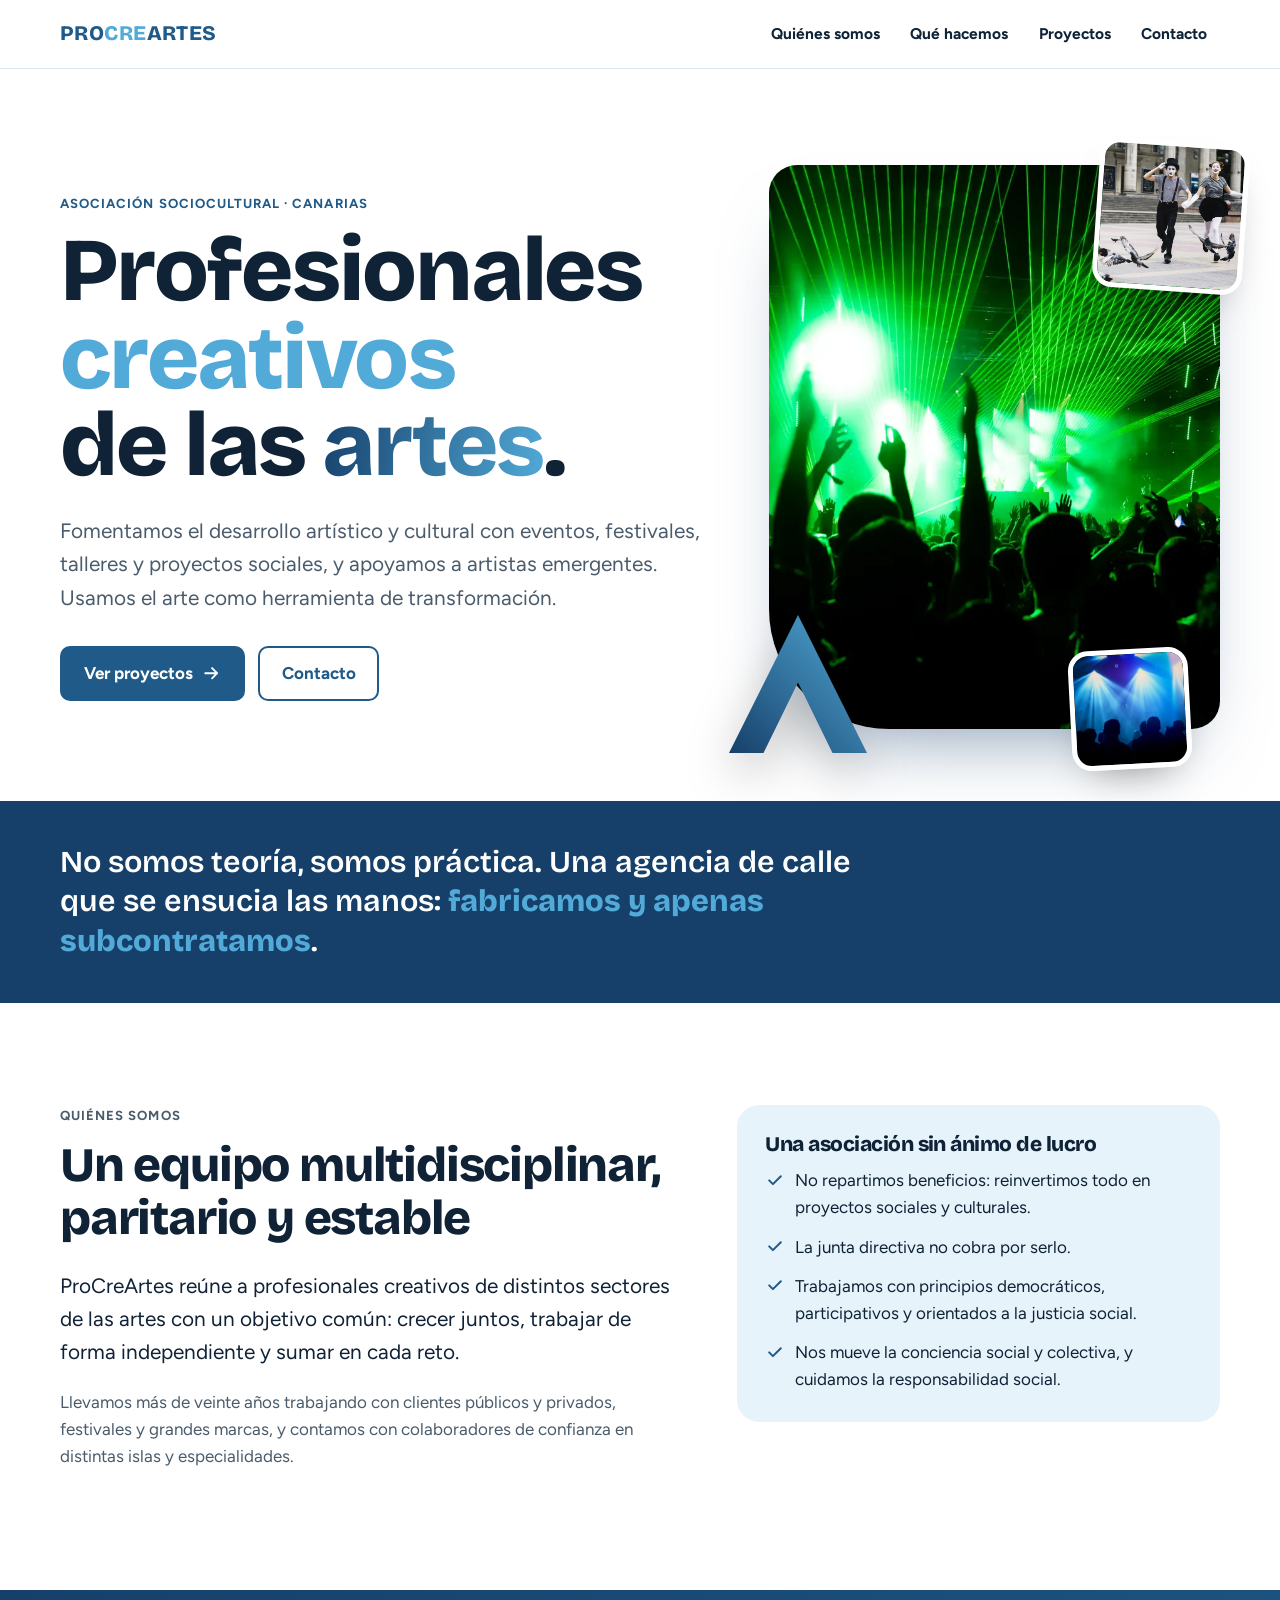
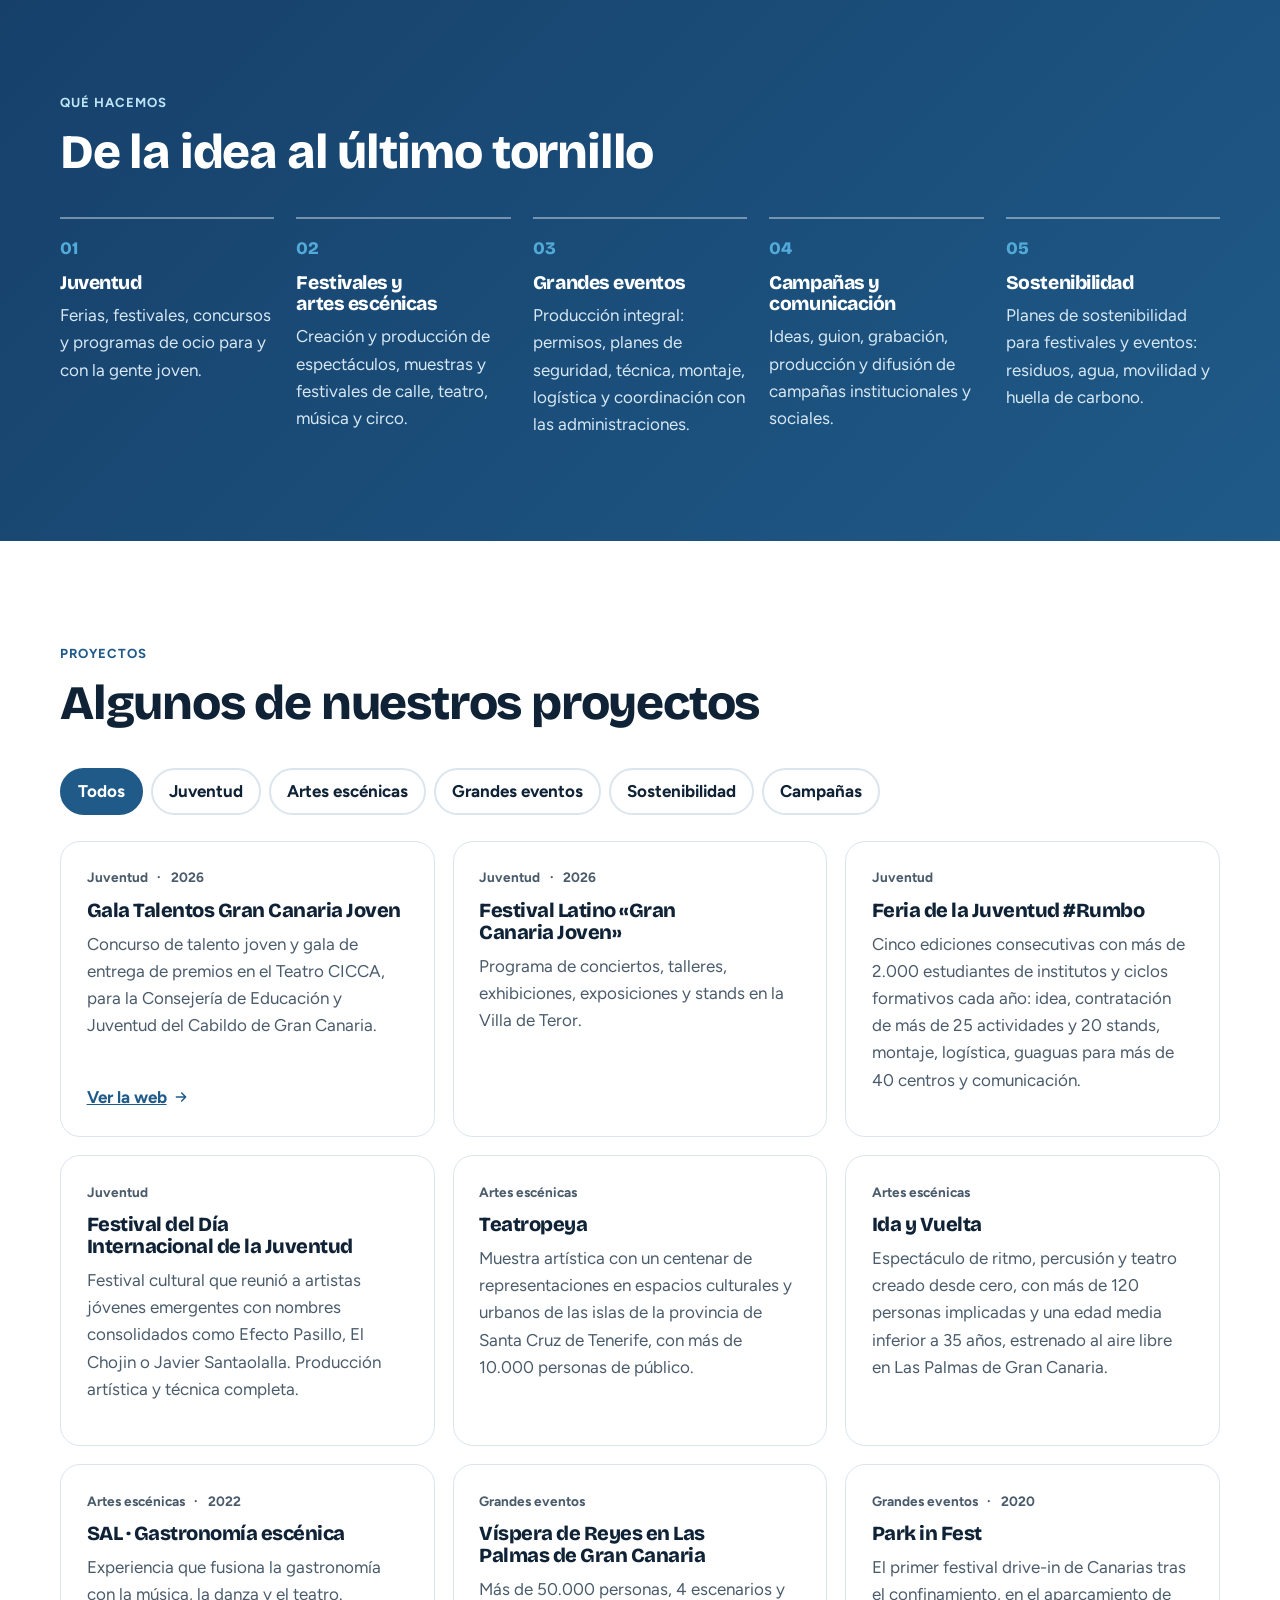
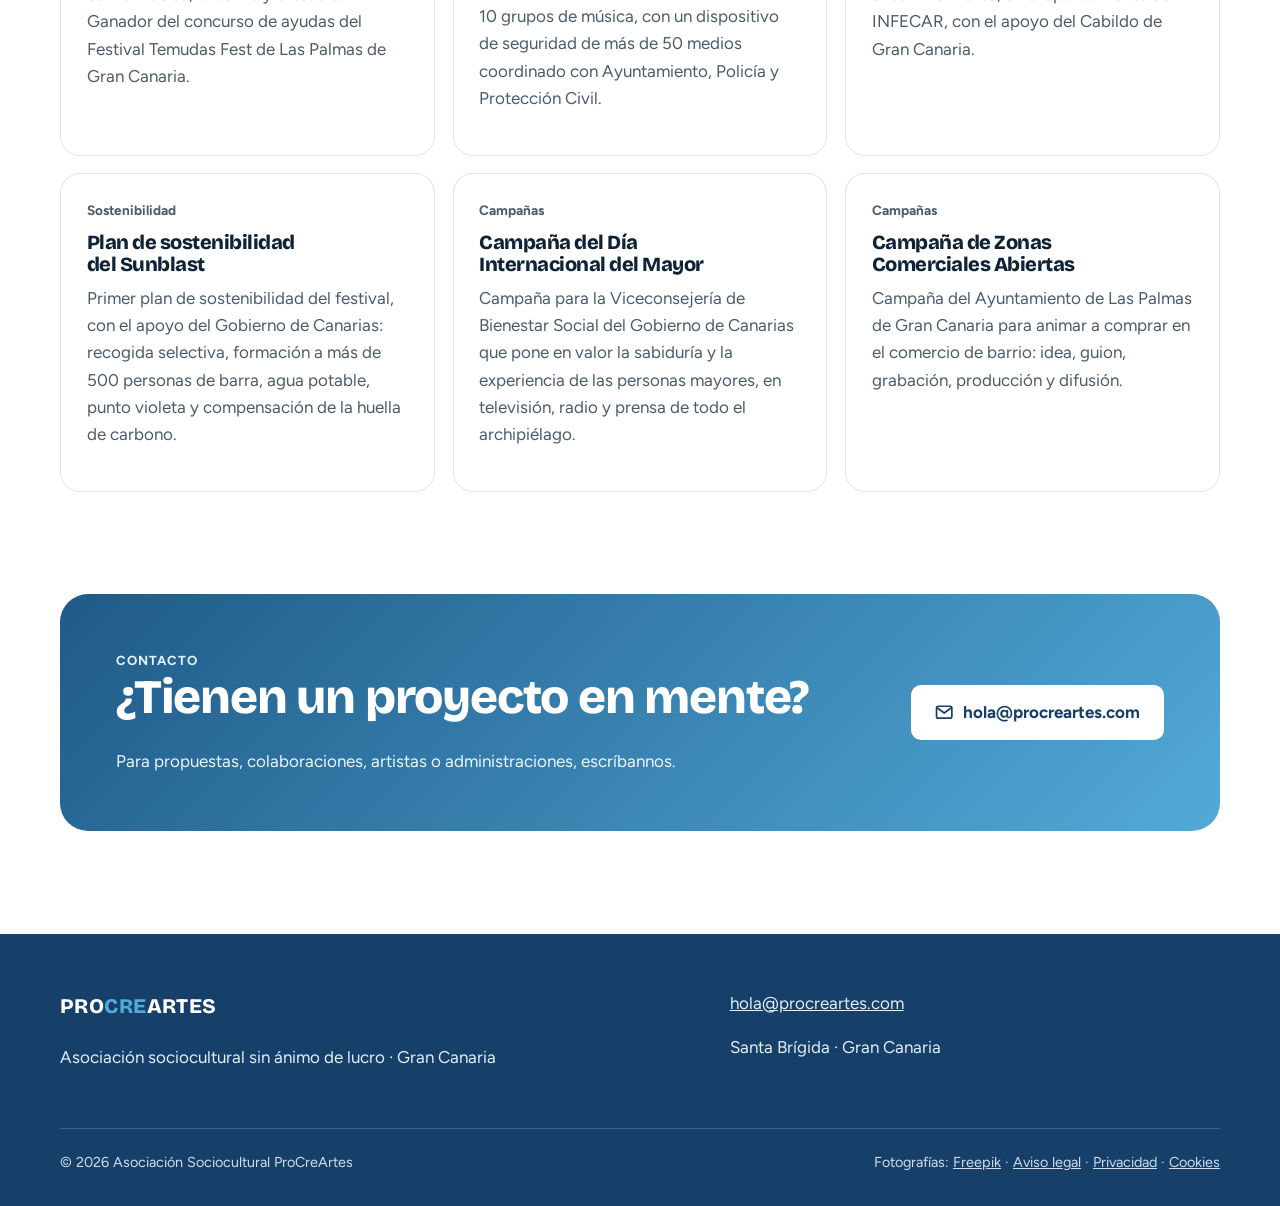
<file: index.html>
<!doctype html>
<html lang="es" class="sin-js">
<head>
<meta charset="utf-8">
<meta name="viewport" content="width=device-width, initial-scale=1">
<title>Asociación ProCreArtes · Profesionales creativos de las artes</title>
<meta name="description" content="Asociación sociocultural sin ánimo de lucro de Canarias: festivales, artes escénicas, juventud, grandes eventos, campañas y sostenibilidad.">
<link rel="canonical" href="https://procreartes.com/">
<meta name="theme-color" content="#1f5a88">
<meta property="og:type" content="website">
<meta property="og:site_name" content="Asociación ProCreArtes">
<meta property="og:locale" content="es_ES">
<meta property="og:title" content="Asociación ProCreArtes · Profesionales creativos de las artes">
<meta property="og:description" content="Asociación sociocultural sin ánimo de lucro de Canarias: festivales, artes escénicas, juventud, grandes eventos, campañas y sostenibilidad.">
<meta property="og:url" content="https://procreartes.com/">
<meta property="og:image" content="https://procreartes.com/img/og.png">
<meta name="twitter:card" content="summary_large_image">
<link rel="icon" href="/favicon.svg" type="image/svg+xml">
<link rel="icon" href="/favicon.png" type="image/png">
<link rel="apple-touch-icon" href="/apple-touch-icon.png">
<link rel="manifest" href="/site.webmanifest">
<link rel="preload" href="/fonts/bricolage-grotesque-latin-800-normal.woff2" as="font" type="font/woff2" crossorigin>
<link rel="preload" href="/fonts/figtree-latin-400-normal.woff2" as="font" type="font/woff2" crossorigin>
<link rel="stylesheet" href="/css/estilos.css">
</head>
<body>
<a class="saltar" href="#contenido">Saltar al contenido</a>
<header class="nav">
  <div class="contenedor nav-fila">
    <a class="marca" href="/" aria-label="Asociación ProCreArtes, ir al inicio"><span class="logo"><b>PRO</b><i>CRE</i><b>ARTES</b></span></a>
    <button class="boton-menu" type="button" aria-controls="menu" aria-expanded="false"><span class="visualmente-oculto">Abrir menú</span><svg viewBox="0 0 24 24" fill="none" stroke="currentColor" stroke-width="2.2" stroke-linecap="round" aria-hidden="true"><path d="M4 7h16M4 12h16M4 17h16"/></svg></button>
    <ul class="menu" id="menu"><li><a href="/#somos">Quiénes somos</a></li><li><a href="/#hacemos">Qué hacemos</a></li><li><a href="/#proyectos">Proyectos</a></li><li><a href="/#contacto">Contacto</a></li></ul>
  </div>
</header>
<main id="contenido">
<section class="portada">
  <div class="contenedor portada-grid">
    <div>
      <p class="antetitulo">Asociación sociocultural · Canarias</p>
      <h1>Profesionales <span class="c1">creativos</span> de las <span class="c2">artes</span>.</h1>
      <p class="entradilla">Fomentamos el desarrollo artístico y cultural con eventos, festivales, talleres y proyectos sociales, y apoyamos a artistas emergentes. Usamos el arte como herramienta de transformación.</p>
      <div class="botones">
        <a class="boton boton-azul" href="#proyectos">Ver proyectos <svg viewBox="0 0 24 24" fill="none" stroke="currentColor" stroke-width="2.2" stroke-linecap="round" stroke-linejoin="round" aria-hidden="true"><path d="M5 12h14M13 6l6 6-6 6"/></svg></a>
        <a class="boton boton-linea" href="#contacto">Contacto</a>
      </div>
    </div>
    <div class="portada-arte con-foto"><img class="portada-foto" src="/img/fotos/publico-800.webp" srcset="/img/fotos/publico-800.webp 800w, /img/fotos/publico-1600.webp 1600w" sizes="100vw" alt="Público con los brazos en alto frente a un escenario iluminado" loading="eager" decoding="async" fetchpriority="high"><svg class="a-grande" viewBox="0 0 200 200" aria-hidden="true" focusable="false">
<defs><linearGradient id="ga" x1="0" y1="1" x2="1" y2="0"><stop offset="0" stop-color="#16406a"/><stop offset="1" stop-color="#52aad8"/></linearGradient></defs>
<path d="M100 8 192 192h-46l-46-94-46 94H8z" fill="url(#ga)"/></svg><span class="mini mini-0"><img class="" src="/img/fotos/mimos-800.webp" srcset="/img/fotos/mimos-800.webp 800w, /img/fotos/mimos-1600.webp 1600w" sizes="200px" alt="Pareja de mimos actuando en la calle" loading="lazy" decoding="async"></span><span class="mini mini-1"><img class="" src="/img/fotos/banda-800.webp" srcset="/img/fotos/banda-800.webp 800w, /img/fotos/banda-1600.webp 1600w" sizes="200px" alt="Siluetas de una banda en el escenario" loading="lazy" decoding="async"></span></div>
  </div>
</section>

<section class="lema" aria-label="Cómo trabajamos">
  <div class="contenedor"><p>No somos teoría, somos práctica. Una agencia de calle que se ensucia las manos: <strong>fabricamos y apenas subcontratamos</strong>.</p></div>
</section>

<section class="seccion" id="somos" aria-labelledby="t-somos">
  <div class="contenedor somos">
    <div><p class="antetitulo">Quiénes somos</p><h2 id="t-somos">Un equipo multidisciplinar, paritario y estable</h2>
    <p class="entradilla">ProCreArtes reúne a profesionales creativos de distintos sectores de las artes con un objetivo común: crecer juntos, trabajar de forma independiente y sumar en cada reto.</p>
    <p>Llevamos más de veinte años trabajando con clientes públicos y privados, festivales y grandes marcas, y contamos con colaboradores de confianza en distintas islas y especialidades.</p></div>
    <div class="principios"><h3>Una asociación sin ánimo de lucro</h3><ul class="lista-check"><li><svg viewBox="0 0 24 24" fill="none" stroke="currentColor" stroke-width="2.4" stroke-linecap="round" stroke-linejoin="round" aria-hidden="true"><path d="m5 12.5 4.5 4.5L19 7.5"/></svg><span>No repartimos beneficios: reinvertimos todo en proyectos sociales y culturales.</span></li><li><svg viewBox="0 0 24 24" fill="none" stroke="currentColor" stroke-width="2.4" stroke-linecap="round" stroke-linejoin="round" aria-hidden="true"><path d="m5 12.5 4.5 4.5L19 7.5"/></svg><span>La junta directiva no cobra por serlo.</span></li><li><svg viewBox="0 0 24 24" fill="none" stroke="currentColor" stroke-width="2.4" stroke-linecap="round" stroke-linejoin="round" aria-hidden="true"><path d="m5 12.5 4.5 4.5L19 7.5"/></svg><span>Trabajamos con principios democráticos, participativos y orientados a la justicia social.</span></li><li><svg viewBox="0 0 24 24" fill="none" stroke="currentColor" stroke-width="2.4" stroke-linecap="round" stroke-linejoin="round" aria-hidden="true"><path d="m5 12.5 4.5 4.5L19 7.5"/></svg><span>Nos mueve la conciencia social y colectiva, y cuidamos la responsabilidad social.</span></li></ul></div>
  </div>
</section>

<section class="seccion seccion-azul" id="hacemos" aria-labelledby="t-hacemos">
  <div class="contenedor">
    <div class="cabecera-seccion"><p class="antetitulo">Qué hacemos</p><h2 id="t-hacemos">De la idea al último tornillo</h2></div>
    <ol class="hacemos"><li class="aparece"><h3>Juventud</h3><p>Ferias, festivales, concursos y programas de ocio para y con la gente joven.</p></li><li class="aparece"><h3>Festivales y artes escénicas</h3><p>Creación y producción de espectáculos, muestras y festivales de calle, teatro, música y circo.</p></li><li class="aparece"><h3>Grandes eventos</h3><p>Producción integral: permisos, planes de seguridad, técnica, montaje, logística y coordinación con las administraciones.</p></li><li class="aparece"><h3>Campañas y comunicación</h3><p>Ideas, guion, grabación, producción y difusión de campañas institucionales y sociales.</p></li><li class="aparece"><h3>Sostenibilidad</h3><p>Planes de sostenibilidad para festivales y eventos: residuos, agua, movilidad y huella de carbono.</p></li></ol>
  </div>
</section>

<section class="seccion" id="proyectos" aria-labelledby="t-proyectos">
  <div class="contenedor">
    <div class="cabecera-seccion"><p class="antetitulo">Proyectos</p><h2 id="t-proyectos">Algunos de nuestros proyectos</h2></div>
    <div class="filtros" role="group" aria-label="Filtrar proyectos"><button type="button" aria-pressed="true" data-cat="">Todos</button><button type="button" aria-pressed="false" data-cat="Juventud">Juventud</button><button type="button" aria-pressed="false" data-cat="Artes escénicas">Artes escénicas</button><button type="button" aria-pressed="false" data-cat="Grandes eventos">Grandes eventos</button><button type="button" aria-pressed="false" data-cat="Sostenibilidad">Sostenibilidad</button><button type="button" aria-pressed="false" data-cat="Campañas">Campañas</button></div>
    <ul class="proyectos" id="lista-proyectos"><li class="proyecto aparece" data-cat="Juventud">
      <div class="proyecto-txt"><p class="proyecto-meta"><span>Juventud</span><span>2026</span></p>
      <h3>Gala Talentos Gran Canaria Joven</h3><p>Concurso de talento joven y gala de entrega de premios en el Teatro CICCA, para la Consejería de Educación y Juventud del Cabildo de Gran Canaria.</p>
      <a href="https://talentos.procreartes.com">Ver la web <svg viewBox="0 0 24 24" fill="none" stroke="currentColor" stroke-width="2.2" stroke-linecap="round" stroke-linejoin="round" aria-hidden="true"><path d="M5 12h14M13 6l6 6-6 6"/></svg></a>
    </div></li><li class="proyecto aparece" data-cat="Juventud">
      <div class="proyecto-txt"><p class="proyecto-meta"><span>Juventud</span><span>2026</span></p>
      <h3>Festival Latino «Gran Canaria Joven»</h3><p>Programa de conciertos, talleres, exhibiciones, exposiciones y stands en la Villa de Teror.</p>
      
    </div></li><li class="proyecto aparece" data-cat="Juventud">
      <div class="proyecto-txt"><p class="proyecto-meta"><span>Juventud</span></p>
      <h3>Feria de la Juventud #Rumbo</h3><p>Cinco ediciones consecutivas con más de 2.000 estudiantes de institutos y ciclos formativos cada año: idea, contratación de más de 25 actividades y 20 stands, montaje, logística, guaguas para más de 40 centros y comunicación.</p>
      
    </div></li><li class="proyecto aparece" data-cat="Juventud">
      <div class="proyecto-txt"><p class="proyecto-meta"><span>Juventud</span></p>
      <h3>Festival del Día Internacional de la Juventud</h3><p>Festival cultural que reunió a artistas jóvenes emergentes con nombres consolidados como Efecto Pasillo, El Chojin o Javier Santaolalla. Producción artística y técnica completa.</p>
      
    </div></li><li class="proyecto aparece" data-cat="Artes escénicas">
      <div class="proyecto-txt"><p class="proyecto-meta"><span>Artes escénicas</span></p>
      <h3>Teatropeya</h3><p>Muestra artística con un centenar de representaciones en espacios culturales y urbanos de las islas de la provincia de Santa Cruz de Tenerife, con más de 10.000 personas de público.</p>
      
    </div></li><li class="proyecto aparece" data-cat="Artes escénicas">
      <div class="proyecto-txt"><p class="proyecto-meta"><span>Artes escénicas</span></p>
      <h3>Ida y Vuelta</h3><p>Espectáculo de ritmo, percusión y teatro creado desde cero, con más de 120 personas implicadas y una edad media inferior a 35 años, estrenado al aire libre en Las Palmas de Gran Canaria.</p>
      
    </div></li><li class="proyecto aparece" data-cat="Artes escénicas">
      <div class="proyecto-txt"><p class="proyecto-meta"><span>Artes escénicas</span><span>2022</span></p>
      <h3>SAL · Gastronomía escénica</h3><p>Experiencia que fusiona la gastronomía con la música, la danza y el teatro. Ganador del concurso de ayudas del Festival Temudas Fest de Las Palmas de Gran Canaria.</p>
      
    </div></li><li class="proyecto aparece" data-cat="Grandes eventos">
      <div class="proyecto-txt"><p class="proyecto-meta"><span>Grandes eventos</span></p>
      <h3>Víspera de Reyes en Las Palmas de Gran Canaria</h3><p>Más de 50.000 personas, 4 escenarios y 10 grupos de música, con un dispositivo de seguridad de más de 50 medios coordinado con Ayuntamiento, Policía y Protección Civil.</p>
      
    </div></li><li class="proyecto aparece" data-cat="Grandes eventos">
      <div class="proyecto-txt"><p class="proyecto-meta"><span>Grandes eventos</span><span>2020</span></p>
      <h3>Park in Fest</h3><p>El primer festival drive-in de Canarias tras el confinamiento, en el aparcamiento de INFECAR, con el apoyo del Cabildo de Gran Canaria.</p>
      
    </div></li><li class="proyecto aparece" data-cat="Sostenibilidad">
      <div class="proyecto-txt"><p class="proyecto-meta"><span>Sostenibilidad</span></p>
      <h3>Plan de sostenibilidad del Sunblast</h3><p>Primer plan de sostenibilidad del festival, con el apoyo del Gobierno de Canarias: recogida selectiva, formación a más de 500 personas de barra, agua potable, punto violeta y compensación de la huella de carbono.</p>
      
    </div></li><li class="proyecto aparece" data-cat="Campañas">
      <div class="proyecto-txt"><p class="proyecto-meta"><span>Campañas</span></p>
      <h3>Campaña del Día Internacional del Mayor</h3><p>Campaña para la Viceconsejería de Bienestar Social del Gobierno de Canarias que pone en valor la sabiduría y la experiencia de las personas mayores, en televisión, radio y prensa de todo el archipiélago.</p>
      
    </div></li><li class="proyecto aparece" data-cat="Campañas">
      <div class="proyecto-txt"><p class="proyecto-meta"><span>Campañas</span></p>
      <h3>Campaña de Zonas Comerciales Abiertas</h3><p>Campaña del Ayuntamiento de Las Palmas de Gran Canaria para animar a comprar en el comercio de barrio: idea, guion, grabación, producción y difusión.</p>
      
    </div></li></ul>
  </div>
</section>

<section class="seccion contacto" id="contacto" aria-labelledby="t-contacto">
  <div class="contenedor contacto-caja aparece">
    <div><p class="antetitulo">Contacto</p><h2 id="t-contacto">¿Tienen un proyecto en mente?</h2>
    <p>Para propuestas, colaboraciones, artistas o administraciones, escríbannos.</p></div>
    <a class="boton boton-blanco" href="mailto:hola@procreartes.com?subject=Contacto%20desde%20la%20web"><svg viewBox="0 0 24 24" fill="none" stroke="currentColor" stroke-width="2" stroke-linecap="round" stroke-linejoin="round" aria-hidden="true"><rect x="3" y="5" width="18" height="14" rx="2"/><path d="m4 7 8 6 8-6"/></svg> hola@procreartes.com</a>
  </div>
</section>
<script src="/js/proyectos.js" defer></script>
</main>
<footer class="pie">
  <div class="contenedor">
    <div class="pie-arriba">
      <div><p class="pie-logo"><b>PRO</b><i>CRE</i><b>ARTES</b></p>
      <p>Asociación sociocultural sin ánimo de lucro · Gran Canaria</p></div>
      <div><p><a href="mailto:hola@procreartes.com">hola@procreartes.com</a></p>
      <p>Santa Brígida · Gran Canaria</p></div>
    </div>
    <div class="pie-base">
      <span>© <span id="anio">2026</span> Asociación Sociocultural ProCreArtes</span>
      <span>Fotografías: <a href="https://www.freepik.es" rel="noopener">Freepik</a> · <a href="/aviso-legal">Aviso legal</a> · <a href="/privacidad">Privacidad</a> · <a href="/cookies">Cookies</a></span>
    </div>
  </div>
</footer>
<script src="/js/main.js" defer></script>
<script type="application/ld+json">{"@context": "https://schema.org", "@type": "NGO", "name": "Asociación Sociocultural ProCreArtes", "alternateName": "ProCreArtes", "url": "https://procreartes.com/", "email": "hola@procreartes.com", "taxID": "G76307602", "areaServed": "Canarias", "address": {"@type": "PostalAddress", "streetAddress": "Urbanización Villareal de Coello, 2", "postalCode": "35310", "addressLocality": "Santa Brígida", "addressCountry": "ES"}}</script>
</body>
</html>
</file>
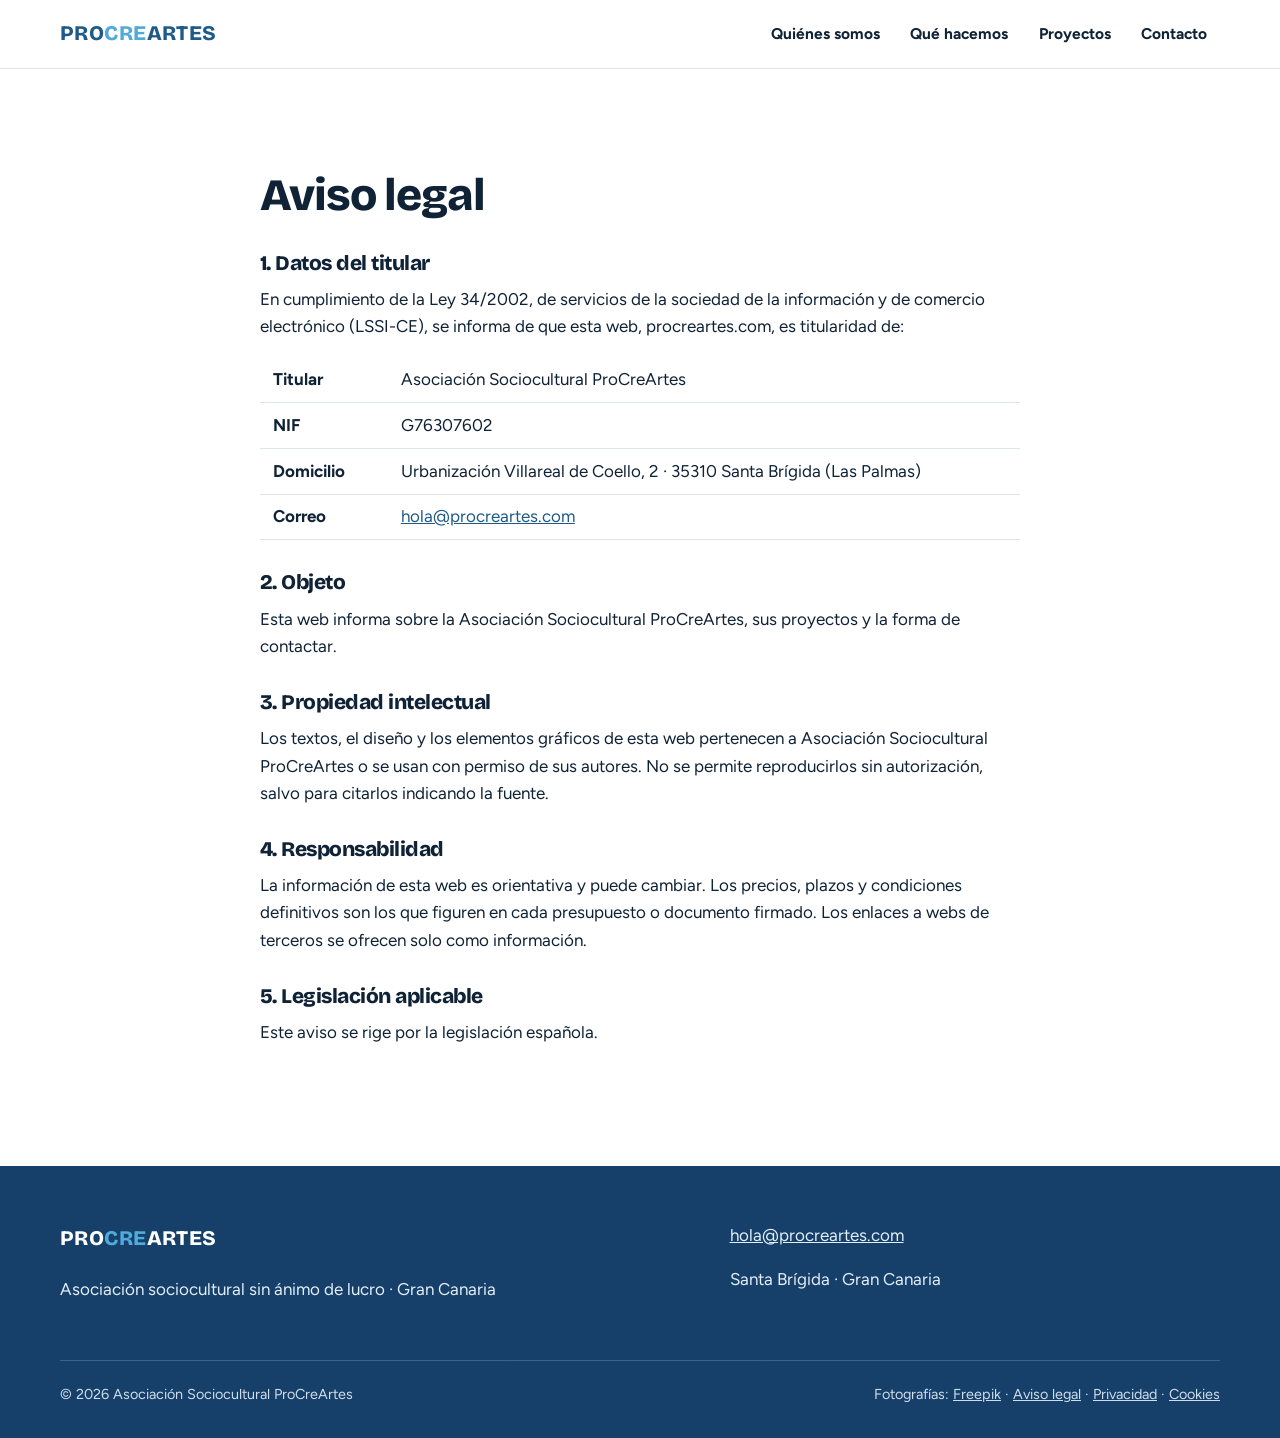
<file: aviso-legal.html>
<!doctype html>
<html lang="es" class="sin-js">
<head>
<meta charset="utf-8">
<meta name="viewport" content="width=device-width, initial-scale=1">
<title>Aviso legal · Asociación ProCreArtes</title>
<meta name="description" content="Aviso legal de la web de Asociación ProCreArtes.">
<link rel="canonical" href="https://procreartes.com/aviso-legal">
<meta name="theme-color" content="#1f5a88">
<meta property="og:type" content="website">
<meta property="og:site_name" content="Asociación ProCreArtes">
<meta property="og:locale" content="es_ES">
<meta property="og:title" content="Aviso legal · Asociación ProCreArtes">
<meta property="og:description" content="Aviso legal de la web de Asociación ProCreArtes.">
<meta property="og:url" content="https://procreartes.com/aviso-legal">
<meta property="og:image" content="https://procreartes.com/img/og.png">
<meta name="twitter:card" content="summary_large_image">
<link rel="icon" href="/favicon.svg" type="image/svg+xml">
<link rel="icon" href="/favicon.png" type="image/png">
<link rel="apple-touch-icon" href="/apple-touch-icon.png">
<link rel="manifest" href="/site.webmanifest">
<link rel="preload" href="/fonts/bricolage-grotesque-latin-800-normal.woff2" as="font" type="font/woff2" crossorigin>
<link rel="preload" href="/fonts/figtree-latin-400-normal.woff2" as="font" type="font/woff2" crossorigin>
<link rel="stylesheet" href="/css/estilos.css">
</head>
<body>
<a class="saltar" href="#contenido">Saltar al contenido</a>
<header class="nav">
  <div class="contenedor nav-fila">
    <a class="marca" href="/" aria-label="Asociación ProCreArtes, ir al inicio"><span class="logo"><b>PRO</b><i>CRE</i><b>ARTES</b></span></a>
    <button class="boton-menu" type="button" aria-controls="menu" aria-expanded="false"><span class="visualmente-oculto">Abrir menú</span><svg viewBox="0 0 24 24" fill="none" stroke="currentColor" stroke-width="2.2" stroke-linecap="round" aria-hidden="true"><path d="M4 7h16M4 12h16M4 17h16"/></svg></button>
    <ul class="menu" id="menu"><li><a href="/#somos">Quiénes somos</a></li><li><a href="/#hacemos">Qué hacemos</a></li><li><a href="/#proyectos">Proyectos</a></li><li><a href="/#contacto">Contacto</a></li></ul>
  </div>
</header>
<main id="contenido">
<section class="seccion legal"><div class="contenedor estrecho"><h1>Aviso legal</h1><h2>1. Datos del titular</h2>
<p>En cumplimiento de la Ley 34/2002, de servicios de la sociedad de la información y de comercio electrónico (LSSI-CE), se informa de que esta web, procreartes.com, es titularidad de:</p>
<table class="tabla-legal">
<tr><th scope="row">Titular</th><td>Asociación Sociocultural ProCreArtes</td></tr>
<tr><th scope="row">NIF</th><td>G76307602</td></tr>
<tr><th scope="row">Domicilio</th><td>Urbanización Villareal de Coello, 2 · 35310 Santa Brígida (Las Palmas)</td></tr>
<tr><th scope="row">Correo</th><td><a href="mailto:hola@procreartes.com">hola@procreartes.com</a></td></tr>

</table>
<h2>2. Objeto</h2>
<p>Esta web informa sobre la Asociación Sociocultural ProCreArtes, sus proyectos y la forma de contactar.</p>
<h2>3. Propiedad intelectual</h2>
<p>Los textos, el diseño y los elementos gráficos de esta web pertenecen a Asociación Sociocultural ProCreArtes o se usan con permiso de sus autores. No se permite reproducirlos sin autorización, salvo para citarlos indicando la fuente.</p>
<h2>4. Responsabilidad</h2>
<p>La información de esta web es orientativa y puede cambiar. Los precios, plazos y condiciones definitivos son los que figuren en cada presupuesto o documento firmado. Los enlaces a webs de terceros se ofrecen solo como información.</p>
<h2>5. Legislación aplicable</h2>
<p>Este aviso se rige por la legislación española.</p></div></section>
</main>
<footer class="pie">
  <div class="contenedor">
    <div class="pie-arriba">
      <div><p class="pie-logo"><b>PRO</b><i>CRE</i><b>ARTES</b></p>
      <p>Asociación sociocultural sin ánimo de lucro · Gran Canaria</p></div>
      <div><p><a href="mailto:hola@procreartes.com">hola@procreartes.com</a></p>
      <p>Santa Brígida · Gran Canaria</p></div>
    </div>
    <div class="pie-base">
      <span>© <span id="anio">2026</span> Asociación Sociocultural ProCreArtes</span>
      <span>Fotografías: <a href="https://www.freepik.es" rel="noopener">Freepik</a> · <a href="/aviso-legal">Aviso legal</a> · <a href="/privacidad">Privacidad</a> · <a href="/cookies">Cookies</a></span>
    </div>
  </div>
</footer>
<script src="/js/main.js" defer></script>

</body>
</html>
</file>
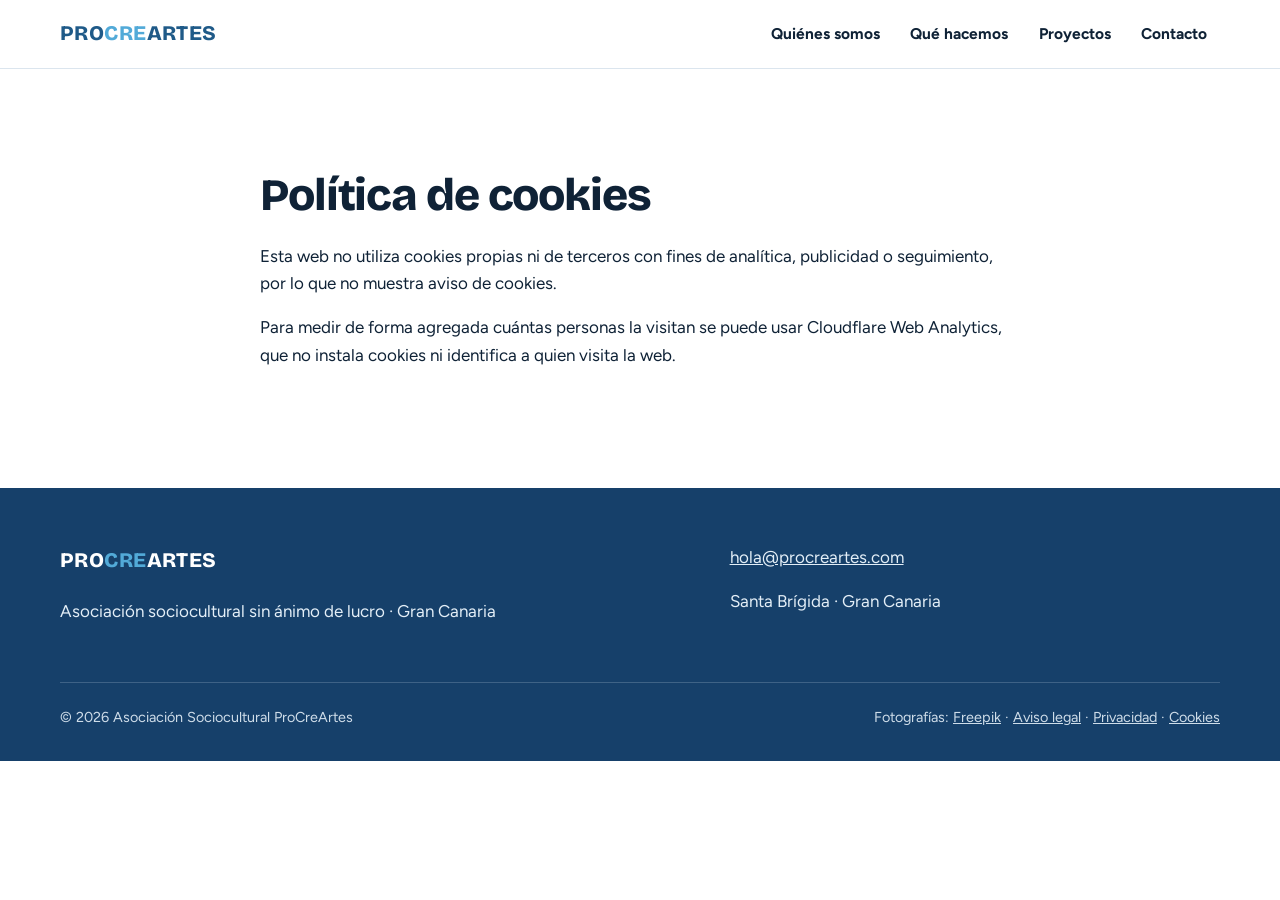
<file: cookies.html>
<!doctype html>
<html lang="es" class="sin-js">
<head>
<meta charset="utf-8">
<meta name="viewport" content="width=device-width, initial-scale=1">
<title>Política de cookies · Asociación ProCreArtes</title>
<meta name="description" content="Política de cookies de la web de Asociación ProCreArtes.">
<link rel="canonical" href="https://procreartes.com/cookies">
<meta name="theme-color" content="#1f5a88">
<meta property="og:type" content="website">
<meta property="og:site_name" content="Asociación ProCreArtes">
<meta property="og:locale" content="es_ES">
<meta property="og:title" content="Política de cookies · Asociación ProCreArtes">
<meta property="og:description" content="Política de cookies de la web de Asociación ProCreArtes.">
<meta property="og:url" content="https://procreartes.com/cookies">
<meta property="og:image" content="https://procreartes.com/img/og.png">
<meta name="twitter:card" content="summary_large_image">
<link rel="icon" href="/favicon.svg" type="image/svg+xml">
<link rel="icon" href="/favicon.png" type="image/png">
<link rel="apple-touch-icon" href="/apple-touch-icon.png">
<link rel="manifest" href="/site.webmanifest">
<link rel="preload" href="/fonts/bricolage-grotesque-latin-800-normal.woff2" as="font" type="font/woff2" crossorigin>
<link rel="preload" href="/fonts/figtree-latin-400-normal.woff2" as="font" type="font/woff2" crossorigin>
<link rel="stylesheet" href="/css/estilos.css">
</head>
<body>
<a class="saltar" href="#contenido">Saltar al contenido</a>
<header class="nav">
  <div class="contenedor nav-fila">
    <a class="marca" href="/" aria-label="Asociación ProCreArtes, ir al inicio"><span class="logo"><b>PRO</b><i>CRE</i><b>ARTES</b></span></a>
    <button class="boton-menu" type="button" aria-controls="menu" aria-expanded="false"><span class="visualmente-oculto">Abrir menú</span><svg viewBox="0 0 24 24" fill="none" stroke="currentColor" stroke-width="2.2" stroke-linecap="round" aria-hidden="true"><path d="M4 7h16M4 12h16M4 17h16"/></svg></button>
    <ul class="menu" id="menu"><li><a href="/#somos">Quiénes somos</a></li><li><a href="/#hacemos">Qué hacemos</a></li><li><a href="/#proyectos">Proyectos</a></li><li><a href="/#contacto">Contacto</a></li></ul>
  </div>
</header>
<main id="contenido">
<section class="seccion legal"><div class="contenedor estrecho"><h1>Política de cookies</h1><p>Esta web no utiliza cookies propias ni de terceros con fines de analítica, publicidad o seguimiento, por lo que no muestra aviso de cookies.</p>
<p>Para medir de forma agregada cuántas personas la visitan se puede usar Cloudflare Web Analytics, que no instala cookies ni identifica a quien visita la web.</p></div></section>
</main>
<footer class="pie">
  <div class="contenedor">
    <div class="pie-arriba">
      <div><p class="pie-logo"><b>PRO</b><i>CRE</i><b>ARTES</b></p>
      <p>Asociación sociocultural sin ánimo de lucro · Gran Canaria</p></div>
      <div><p><a href="mailto:hola@procreartes.com">hola@procreartes.com</a></p>
      <p>Santa Brígida · Gran Canaria</p></div>
    </div>
    <div class="pie-base">
      <span>© <span id="anio">2026</span> Asociación Sociocultural ProCreArtes</span>
      <span>Fotografías: <a href="https://www.freepik.es" rel="noopener">Freepik</a> · <a href="/aviso-legal">Aviso legal</a> · <a href="/privacidad">Privacidad</a> · <a href="/cookies">Cookies</a></span>
    </div>
  </div>
</footer>
<script src="/js/main.js" defer></script>

</body>
</html>
</file>
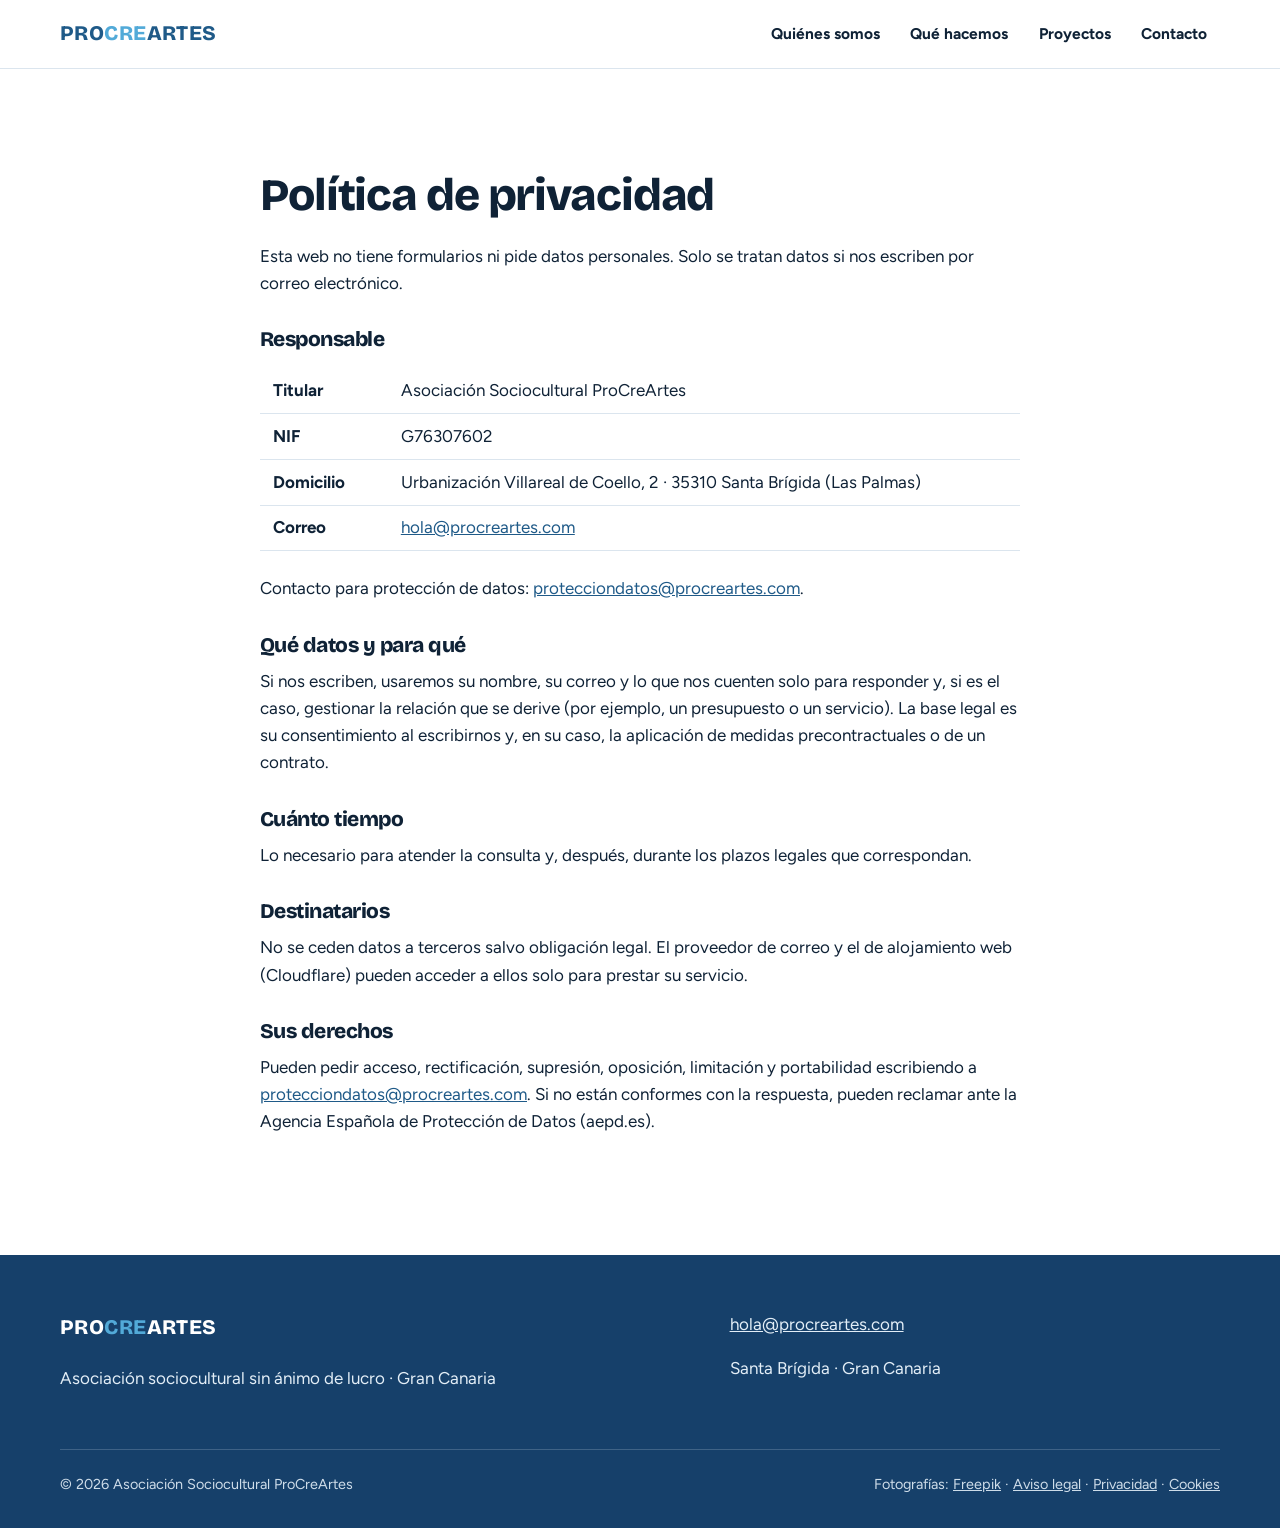
<file: privacidad.html>
<!doctype html>
<html lang="es" class="sin-js">
<head>
<meta charset="utf-8">
<meta name="viewport" content="width=device-width, initial-scale=1">
<title>Política de privacidad · Asociación ProCreArtes</title>
<meta name="description" content="Política de privacidad de la web de Asociación ProCreArtes.">
<link rel="canonical" href="https://procreartes.com/privacidad">
<meta name="theme-color" content="#1f5a88">
<meta property="og:type" content="website">
<meta property="og:site_name" content="Asociación ProCreArtes">
<meta property="og:locale" content="es_ES">
<meta property="og:title" content="Política de privacidad · Asociación ProCreArtes">
<meta property="og:description" content="Política de privacidad de la web de Asociación ProCreArtes.">
<meta property="og:url" content="https://procreartes.com/privacidad">
<meta property="og:image" content="https://procreartes.com/img/og.png">
<meta name="twitter:card" content="summary_large_image">
<link rel="icon" href="/favicon.svg" type="image/svg+xml">
<link rel="icon" href="/favicon.png" type="image/png">
<link rel="apple-touch-icon" href="/apple-touch-icon.png">
<link rel="manifest" href="/site.webmanifest">
<link rel="preload" href="/fonts/bricolage-grotesque-latin-800-normal.woff2" as="font" type="font/woff2" crossorigin>
<link rel="preload" href="/fonts/figtree-latin-400-normal.woff2" as="font" type="font/woff2" crossorigin>
<link rel="stylesheet" href="/css/estilos.css">
</head>
<body>
<a class="saltar" href="#contenido">Saltar al contenido</a>
<header class="nav">
  <div class="contenedor nav-fila">
    <a class="marca" href="/" aria-label="Asociación ProCreArtes, ir al inicio"><span class="logo"><b>PRO</b><i>CRE</i><b>ARTES</b></span></a>
    <button class="boton-menu" type="button" aria-controls="menu" aria-expanded="false"><span class="visualmente-oculto">Abrir menú</span><svg viewBox="0 0 24 24" fill="none" stroke="currentColor" stroke-width="2.2" stroke-linecap="round" aria-hidden="true"><path d="M4 7h16M4 12h16M4 17h16"/></svg></button>
    <ul class="menu" id="menu"><li><a href="/#somos">Quiénes somos</a></li><li><a href="/#hacemos">Qué hacemos</a></li><li><a href="/#proyectos">Proyectos</a></li><li><a href="/#contacto">Contacto</a></li></ul>
  </div>
</header>
<main id="contenido">
<section class="seccion legal"><div class="contenedor estrecho"><h1>Política de privacidad</h1><p>Esta web no tiene formularios ni pide datos personales. Solo se tratan datos si nos escriben por correo electrónico.</p>
<h2>Responsable</h2>
<table class="tabla-legal">
<tr><th scope="row">Titular</th><td>Asociación Sociocultural ProCreArtes</td></tr>
<tr><th scope="row">NIF</th><td>G76307602</td></tr>
<tr><th scope="row">Domicilio</th><td>Urbanización Villareal de Coello, 2 · 35310 Santa Brígida (Las Palmas)</td></tr>
<tr><th scope="row">Correo</th><td><a href="mailto:hola@procreartes.com">hola@procreartes.com</a></td></tr>

</table>
<p>Contacto para protección de datos: <a href="mailto:protecciondatos@procreartes.com">protecciondatos@procreartes.com</a>.</p>
<h2>Qué datos y para qué</h2>
<p>Si nos escriben, usaremos su nombre, su correo y lo que nos cuenten solo para responder y, si es el caso, gestionar la relación que se derive (por ejemplo, un presupuesto o un servicio). La base legal es su consentimiento al escribirnos y, en su caso, la aplicación de medidas precontractuales o de un contrato.</p>
<h2>Cuánto tiempo</h2>
<p>Lo necesario para atender la consulta y, después, durante los plazos legales que correspondan.</p>
<h2>Destinatarios</h2>
<p>No se ceden datos a terceros salvo obligación legal. El proveedor de correo y el de alojamiento web (Cloudflare) pueden acceder a ellos solo para prestar su servicio.</p>
<h2>Sus derechos</h2>
<p>Pueden pedir acceso, rectificación, supresión, oposición, limitación y portabilidad escribiendo a <a href="mailto:protecciondatos@procreartes.com">protecciondatos@procreartes.com</a>. Si no están conformes con la respuesta, pueden reclamar ante la Agencia Española de Protección de Datos (aepd.es).</p></div></section>
</main>
<footer class="pie">
  <div class="contenedor">
    <div class="pie-arriba">
      <div><p class="pie-logo"><b>PRO</b><i>CRE</i><b>ARTES</b></p>
      <p>Asociación sociocultural sin ánimo de lucro · Gran Canaria</p></div>
      <div><p><a href="mailto:hola@procreartes.com">hola@procreartes.com</a></p>
      <p>Santa Brígida · Gran Canaria</p></div>
    </div>
    <div class="pie-base">
      <span>© <span id="anio">2026</span> Asociación Sociocultural ProCreArtes</span>
      <span>Fotografías: <a href="https://www.freepik.es" rel="noopener">Freepik</a> · <a href="/aviso-legal">Aviso legal</a> · <a href="/privacidad">Privacidad</a> · <a href="/cookies">Cookies</a></span>
    </div>
  </div>
</footer>
<script src="/js/main.js" defer></script>

</body>
</html>
</file>
<file: css/estilos.css>
/* ---- Base común (no tocar aquí los colores: van en tema.css) ---- */
*,*::before,*::after{box-sizing:border-box}
html{-webkit-text-size-adjust:100%;scroll-behavior:smooth}
@media (prefers-reduced-motion:reduce){html{scroll-behavior:auto}*,*::before,*::after{animation:none!important;transition:none!important}}
body{margin:0;background:var(--fondo);color:var(--tinta);font-family:var(--letra);font-size:1.0625rem;line-height:1.6;text-rendering:optimizeLegibility;-webkit-font-smoothing:antialiased}
img,svg{display:block;max-width:100%}
a{color:var(--enlace)}
a:hover{text-decoration-thickness:2px}
h1,h2,h3{font-family:var(--letra-titulo);line-height:1.1;margin:0 0 .5em;text-wrap:balance}
p{margin:0 0 1em}
:focus-visible{outline:3px solid var(--foco);outline-offset:3px;border-radius:4px}
.contenedor{width:min(100% - 2rem,1160px);margin-inline:auto}
.estrecho{width:min(100% - 2rem,760px)}
.visualmente-oculto{position:absolute!important;width:1px;height:1px;overflow:hidden;clip:rect(0 0 0 0);white-space:nowrap}
.saltar{position:absolute;left:1rem;top:-4rem;z-index:100;background:var(--tinta);color:var(--fondo);padding:.6rem 1rem;border-radius:6px}
.saltar:focus{top:1rem}
.seccion{padding:clamp(3.5rem,8vw,6.5rem) 0}
.antetitulo{font-size:.82rem;font-weight:700;letter-spacing:.08em;text-transform:uppercase;margin:0 0 .8rem}
.entradilla{font-size:clamp(1.1rem,2vw,1.3rem);max-width:62ch}
.boton{display:inline-flex;align-items:center;gap:.55rem;min-height:48px;padding:.75rem 1.35rem;border-radius:var(--radio-boton,999px);font-weight:700;text-decoration:none;border:2px solid transparent;cursor:pointer;transition:transform .15s,background-color .15s,color .15s}
.boton svg{width:1.2em;height:1.2em}
.boton:hover{transform:translateY(-1px)}
.botones{display:flex;flex-wrap:wrap;gap:.8rem}
/* Navegación */
.nav{position:sticky;top:0;z-index:50;background:var(--nav-fondo);backdrop-filter:saturate(1.4) blur(10px);border-bottom:1px solid var(--linea)}
.nav-fila{display:flex;align-items:center;justify-content:space-between;gap:1rem;min-height:68px}
.marca{display:flex;align-items:center;gap:.6rem;text-decoration:none;color:inherit;font-weight:800}
.menu{display:flex;gap:.3rem;list-style:none;margin:0;padding:0}
.menu a{display:block;padding:.55rem .8rem;border-radius:8px;color:var(--tinta);text-decoration:none;font-weight:600;font-size:.97rem}
.menu a:hover,.menu a[aria-current=page]{background:var(--menu-activo)}
.boton-menu{display:none;background:none;border:0;color:var(--tinta);width:48px;height:48px;padding:10px;cursor:pointer}
@media (max-width:820px){
  .boton-menu{display:block}
  .menu{position:absolute;inset:100% 0 auto 0;flex-direction:column;background:var(--fondo);border-bottom:1px solid var(--linea);padding:.6rem 1rem 1rem;display:none}
  .menu.abierto{display:flex}
  .sin-js .menu{display:flex;position:static;flex-direction:row;flex-wrap:wrap}
  .menu a{padding:.8rem}
}
/* Aparición */
.aparece{opacity:1}
html:not(.sin-js) .aparece{opacity:0;transform:translateY(14px);transition:opacity .6s ease,transform .6s ease}
html:not(.sin-js) .aparece.visible{opacity:1;transform:none}
@media (prefers-reduced-motion:reduce){html:not(.sin-js) .aparece{opacity:1;transform:none}}
/* Pie */
.pie{padding:3.5rem 0 2rem;background:var(--pie-fondo);color:var(--pie-tinta)}
.pie a{color:inherit}
.pie-base{display:flex;flex-wrap:wrap;justify-content:space-between;gap:.6rem 1.5rem;margin-top:2.5rem;padding-top:1.4rem;border-top:1px solid color-mix(in srgb,currentColor 22%,transparent);font-size:.9rem;opacity:.9}
/* Legales y error */
.legal h1{font-size:clamp(2rem,4vw,2.8rem)}
.legal h2{font-size:1.3rem;margin-top:2rem}
.tabla-legal{border-collapse:collapse;margin:1rem 0 1.5rem;width:100%}
.tabla-legal th,.tabla-legal td{text-align:left;padding:.55rem .8rem;border-bottom:1px solid var(--linea);vertical-align:top}
.tabla-legal th{width:8rem;font-weight:700}
.error{text-align:center;min-height:55vh;display:grid;place-items:center}
.error h1{font-size:clamp(2rem,5vw,3.2rem)}

/* ---- ProCreArtes: azules de la marca, energía de calle ---- */
@font-face{font-family:"Bricolage Grotesque";font-weight:600;font-display:swap;src:url(/fonts/bricolage-grotesque-latin-600-normal.woff2) format("woff2")}
@font-face{font-family:"Bricolage Grotesque";font-weight:800;font-display:swap;src:url(/fonts/bricolage-grotesque-latin-800-normal.woff2) format("woff2")}
@font-face{font-family:"Figtree";font-weight:400;font-display:swap;src:url(/fonts/figtree-latin-400-normal.woff2) format("woff2")}
@font-face{font-family:"Figtree";font-weight:700;font-display:swap;src:url(/fonts/figtree-latin-700-normal.woff2) format("woff2")}
:root{
  --marino:#16406a;--azul:#1f5a88;--celeste:#52aad8;--celeste-claro:#e7f3fb;--tinta-pc:#0f2236;--suave:#4a5b6b;
  --fondo:#fff;--tinta:var(--tinta-pc);--enlace:var(--azul);--foco:var(--celeste);--linea:#dbe5ee;
  --letra:"Figtree",system-ui,sans-serif;--letra-titulo:"Bricolage Grotesque",system-ui,sans-serif;
  --nav-fondo:rgba(255,255,255,.92);--menu-activo:var(--celeste-claro);--pie-fondo:var(--marino);--pie-tinta:#e3eef7;--radio-boton:10px
}
h1,h2,h3{font-weight:800;letter-spacing:-.025em}
.antetitulo{color:var(--azul)}
.logo,.pie-logo{font-family:var(--letra-titulo);font-weight:800;font-size:1.3rem;letter-spacing:.02em}
.logo b,.pie-logo b{color:var(--azul);font-weight:800}
.logo i,.pie-logo i{color:var(--celeste);font-style:normal}
.pie-logo b{color:#fff}
.boton-azul{background:var(--azul);color:#fff}
.boton-azul:hover{background:var(--marino)}
.boton-linea{border-color:var(--azul);color:var(--azul)}
.boton-linea:hover{background:var(--azul);color:#fff}
.boton-blanco{background:#fff;color:var(--marino);word-break:break-all}
.cabecera-seccion{max-width:760px;margin-bottom:2.4rem}
.cabecera-seccion h2,.somos h2,.contacto h2{font-size:clamp(1.9rem,4vw,3rem)}

/* Portada */
.portada{padding:clamp(3rem,8vw,6rem) 0 clamp(2.5rem,6vw,4.5rem);overflow:hidden}
.portada-grid{display:grid;grid-template-columns:1.5fr 1fr;gap:2rem;align-items:center}
.portada h1{font-size:clamp(2.7rem,7vw,5.6rem);line-height:.98;margin-bottom:1.5rem}
.portada .c1{color:var(--celeste)}
.portada .c2{background:linear-gradient(100deg,var(--marino),var(--celeste));-webkit-background-clip:text;background-clip:text;color:transparent}
.portada .entradilla{color:var(--suave);margin-bottom:2rem}
.a-grande{width:100%;max-width:400px;margin-left:auto;filter:drop-shadow(0 30px 40px rgba(31,90,136,.25))}
@media (max-width:820px){.portada-grid{grid-template-columns:1fr}.portada-arte{order:-1}.a-grande{max-width:160px;margin:0}}

/* Lema */
.lema{background:var(--marino);color:#fff;padding:clamp(1.8rem,4vw,2.6rem) 0}
.lema p{margin:0;font-family:var(--letra-titulo);font-weight:600;font-size:clamp(1.25rem,2.6vw,1.9rem);line-height:1.3;max-width:40ch}
.lema strong{color:var(--celeste)}

/* Quiénes somos */
.somos{display:grid;grid-template-columns:1.3fr 1fr;gap:3rem;align-items:start}
.somos p{color:var(--suave)}
.somos .entradilla{color:var(--tinta)}
.principios{background:var(--celeste-claro);border-radius:22px;padding:1.8rem}
.principios h3{font-size:1.3rem}
.lista-check{list-style:none;margin:0;padding:0;display:grid;gap:.75rem}
.lista-check li{display:flex;gap:.6rem;align-items:flex-start}
.lista-check svg{flex:none;width:1.25rem;height:1.25rem;color:var(--azul);margin-top:.15rem}
@media (max-width:820px){.somos{grid-template-columns:1fr;gap:1.5rem}}

/* Qué hacemos */
.seccion-azul{background:linear-gradient(135deg,var(--marino),var(--azul));color:#fff}
.seccion-azul .antetitulo{color:#bfe3f6}
.hacemos{list-style:none;margin:0;padding:0;counter-reset:h;display:grid;grid-template-columns:repeat(auto-fit,minmax(min(100%,200px),1fr));gap:1.4rem}
.hacemos li{counter-increment:h;border-top:2px solid rgba(255,255,255,.4);padding-top:1rem}
.hacemos li::before{content:counter(h,decimal-leading-zero);font-family:var(--letra-titulo);font-weight:800;color:var(--celeste);font-size:1.1rem;display:block;margin-bottom:.5rem}
.hacemos h3{font-size:1.2rem}
.hacemos p{color:#d7e8f5;margin:0}

/* Proyectos */
.filtros{display:flex;flex-wrap:wrap;gap:.5rem;margin-bottom:1.6rem}
.filtros button{font:inherit;font-weight:700;min-height:44px;padding:.5rem 1rem;border-radius:999px;border:2px solid var(--linea);background:#fff;color:var(--tinta);cursor:pointer}
.filtros button[aria-pressed=true]{background:var(--azul);border-color:var(--azul);color:#fff}
.sin-js .filtros{display:none}
.proyectos{list-style:none;margin:0;padding:0;display:grid;grid-template-columns:repeat(auto-fill,minmax(min(100%,320px),1fr));gap:1.1rem}
.proyecto{border:1px solid var(--linea);border-radius:20px;padding:1.6rem;display:flex;flex-direction:column;background:#fff;transition:border-color .15s,transform .15s}
.proyecto:hover{border-color:var(--celeste)}
.proyecto[hidden]{display:none}
.proyecto-meta{display:flex;gap:.6rem;font-size:.85rem;font-weight:700;color:var(--azul);margin-bottom:.6rem}
.proyecto-meta span+span::before{content:"·";margin-right:.6rem;color:var(--suave)}
.proyecto h3{font-size:1.25rem}
.proyecto p{color:var(--suave)}
.proyecto a{margin-top:auto;font-weight:700;display:inline-flex;gap:.4rem;align-items:center}
.proyecto a svg{width:1rem;height:1rem}

/* Contacto */
.contacto{padding-top:0}
.contacto-caja{background:linear-gradient(135deg,var(--azul),var(--celeste));color:#fff;border-radius:28px;padding:clamp(2rem,5vw,3.5rem);display:flex;flex-wrap:wrap;justify-content:space-between;align-items:center;gap:1.5rem}
.contacto-caja .antetitulo{color:#e3f3fc}
.contacto-caja p{color:#eef7fd;margin:0}

/* Pie */
.pie-arriba{display:grid;grid-template-columns:1.3fr 1fr;gap:2rem}
@media (max-width:700px){.pie-arriba{grid-template-columns:1fr}}

/* ---- Portada con foto ---- */
.portada-arte{position:relative}
.portada-arte.con-foto{aspect-ratio:4/5;max-width:480px;margin-left:auto}
.portada-arte .portada-foto{width:100%;height:100%;object-fit:cover;border-radius:28px 28px 28px 120px;box-shadow:0 40px 80px -40px rgba(22,64,106,.6)}
.portada-arte.con-foto .a-grande{position:absolute;left:-46px;bottom:-30px;width:150px;filter:drop-shadow(0 16px 24px rgba(0,0,0,.25))}
.mini{position:absolute;width:150px;aspect-ratio:1;border-radius:20px;overflow:hidden;border:5px solid #fff;box-shadow:0 20px 40px -20px rgba(0,0,0,.4)}
.mini img{width:100%;height:100%;object-fit:cover}
.mini-0{right:-26px;top:-24px;transform:rotate(4deg)}
.mini-1{right:30px;bottom:-40px;transform:rotate(-3deg);width:120px}
@media (max-width:820px){.portada-arte.con-foto{max-width:none;aspect-ratio:16/10;margin:0 0 1rem}.portada-arte.con-foto .portada-foto{border-radius:22px}.portada-arte.con-foto .a-grande{width:90px;left:12px;bottom:-24px}.mini{display:none}}
/* ---- Proyectos con foto ---- */
.proyecto{padding:0;overflow:hidden}
.proyecto-txt{padding:1.6rem;display:flex;flex-direction:column;flex:1}
.proyecto-foto{width:100%;aspect-ratio:16/10;object-fit:cover}
</file>
